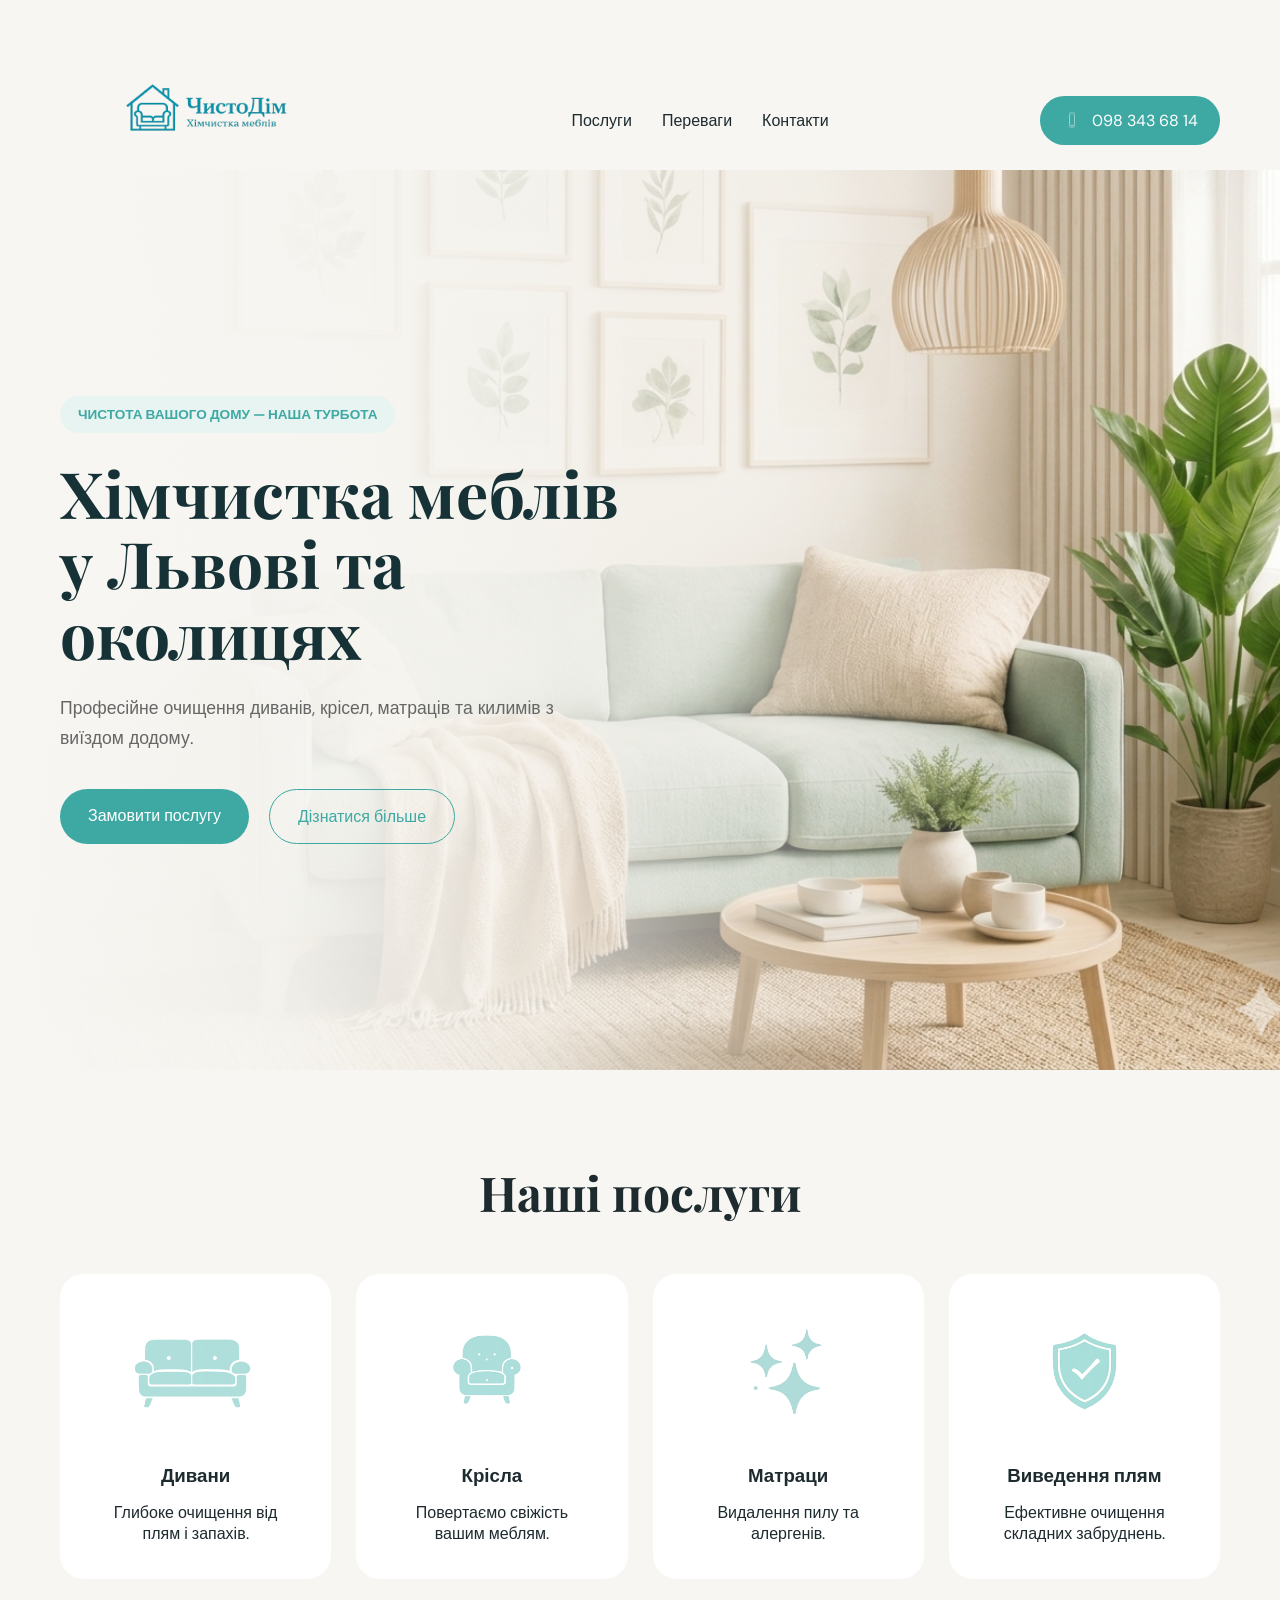
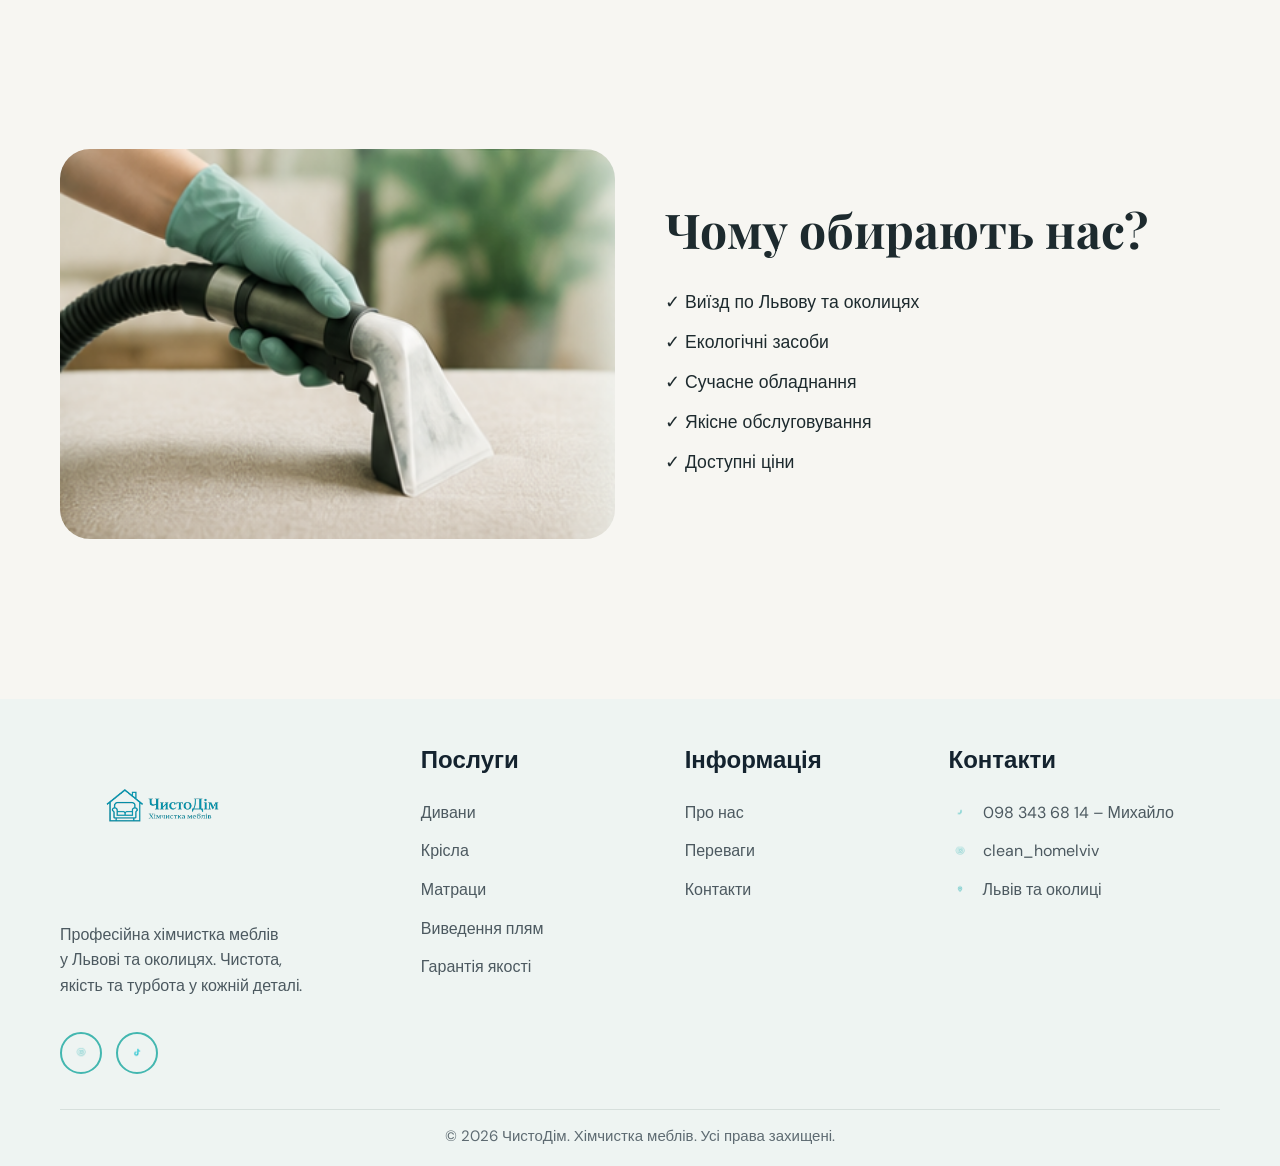
<file: index.html>
<!DOCTYPE html>
<html lang="uk">
<head>
  <meta charset="UTF-8">
  <meta name="viewport" content="width=device-width, initial-scale=1.0">
  <title>ЧистоДім</title>

  <link rel="preconnect" href="https://fonts.googleapis.com">
  <link href="https://fonts.googleapis.com/css2?family=DM+Sans:wght@300;400;500;700&family=Playfair+Display:wght@700&display=swap" rel="stylesheet">

  <link rel="stylesheet" href="style.css">
</head>
<body>

<header class="header">

  <div class="container nav">

    <div class="logo">
      <img class="img-heder" src="./img/logo.png" alt="logo">
    </div>

    <nav class="menu">
      <a href="#poclugi">Послуги</a>
      <a href="#perevagi">Переваги</a>
      <a href="#contact">Контакти</a>
    </nav>

    <a href="#" class="call-btn">
      <img class="img-tel" src="./img/tel.png" alt="">
      098 343 68 14
    </a>

  </div>

</header>

<section class="hero">

  <div class="container hero-wrap">

    <div class="hero-content">

      <div class="hero-badge">
        ЧИСТОТА ВАШОГО ДОМУ — НАША ТУРБОТА
      </div>

      <h1>
        Хімчистка меблів <br>
        у Львові та околицях
      </h1>

      <p>
        Професійне очищення диванів,
        крісел, матраців та килимів
        з виїздом додому.
      </p>

      <div class="hero-buttons">

        <a href="./services.html" class="main-btn">
          Замовити послугу
        </a>

        <a href="./carta.html" class="sec-btn">
          Дізнатися більше
        </a>

      </div>

    </div>

  </div>

</section>

<section id="poclugi" class="services">

  <div class="container">

    <h2 class="section-title">
      Наші послуги
    </h2>

    <div class="cards">

      <div class="card">
        <div class="icon"><img src="./img/icon1.png" alt=""></div>
        <h3>Дивани</h3>
        <p>Глибоке очищення від плям і запахів.</p>
      </div>

      <div class="card">
        <div class="icon"><img src="./img/icon2.png" alt=""></div>
        <h3>Крісла</h3>
        <p>Повертаємо свіжість вашим меблям.</p>
      </div>

      <div class="card">
        <div class="icon"><img src="./img/icon3.png" alt=""></div>
        <h3>Матраци</h3>
        <p>Видалення пилу та алергенів.</p>
      </div>

      <div class="card">
        <div class="icon"><img src="./img/icon4.png" alt=""></div>
        <h3>Виведення плям</h3>
        <p>Ефективне очищення складних забруднень.</p>
      </div>

    </div>

  </div>

</section>

<section id="perevagi" class="about">

  <div class="container about-wrap">

    <div class="about-image">
      <img src="./img/Знімок екрана 2026-05-16 140525.png" alt="">
    </div>

    <div class="about-content">

      <h2>
        Чому обирають нас?
      </h2>

      <ul>
        <li>✓ Виїзд по Львову та околицях</li>
        <li>✓ Екологічні засоби</li>
        <li>✓ Сучасне обладнання</li>
        <li>✓ Якісне обслуговування</li>
        <li>✓ Доступні ціни</li>
      </ul>

    </div>

  </div>

</section>

<footer id="contact" class="footer">
  <div class="container footer-wrap">

    <div class="footer-col footer-about">
      <img class="footer-logo" src="./img/logo.png" alt="ЧистоДім">

      <p>
        Професійна хімчистка меблів<br>
        у Львові та околицях. Чистота,<br>
        якість та турбота у кожній деталі.
      </p>

      <div class="footer-socials">
        <a href="https://www.instagram.com/clean_homelviv?igsh=MWhsemNuZDk1YXBxOA=="><img class="footer-icon-p" src="./img/inst.png" alt="Instagram" width="32px" height="32px"></a>
        <a href="https://www.tiktok.com/@clean_homelviv?_r=1&_t=ZS-96R0dywmJl4"><img class="footer-icon-p" src="./img/tt.png"  alt="Facebook"></a>
      </div>
    </div>

    <div class="footer-col">
      <h4>Послуги</h4>
      <a href="#">Дивани</a>
      <a href="#">Крісла</a>
      <a href="#">Матраци</a>
      <a href="#">Виведення плям</a>
      <a href="#">Гарантія якості</a>
    </div>

    <div class="footer-col">
      <h4>Інформація</h4>
      <a href="#">Про нас</a>
      <a href="#">Переваги</a>
      <a href="#">Контакти</a>
    </div>

    <div class="footer-col">
      <h4>Контакти</h4>

      <a class="footer-contact" href="tel:0983436814">
        <img src="./img/telefon.png" alt="">
        098 343 68 14 – Михайло
      </a>

      <a class="footer-contact" href="https://www.instagram.com/clean_homelviv?igsh=MWhsemNuZDk1YXBxOA==">
       <img class="footer-icon-p" src="./img/inst.png" alt="">
        clean_homelviv
      </a>

      <a class="footer-contact" href="#">
        <img src="./img/locator.png" alt="">
        Львів та околиці
      </a>
    </div>

  </div>

  <div class="container">
    <div class="footer-bottom">
      © 2026 ЧистоДім. Хімчистка меблів. Усі права захищені.
    </div>
  </div>
</footer>

</body>
</html>
</file>
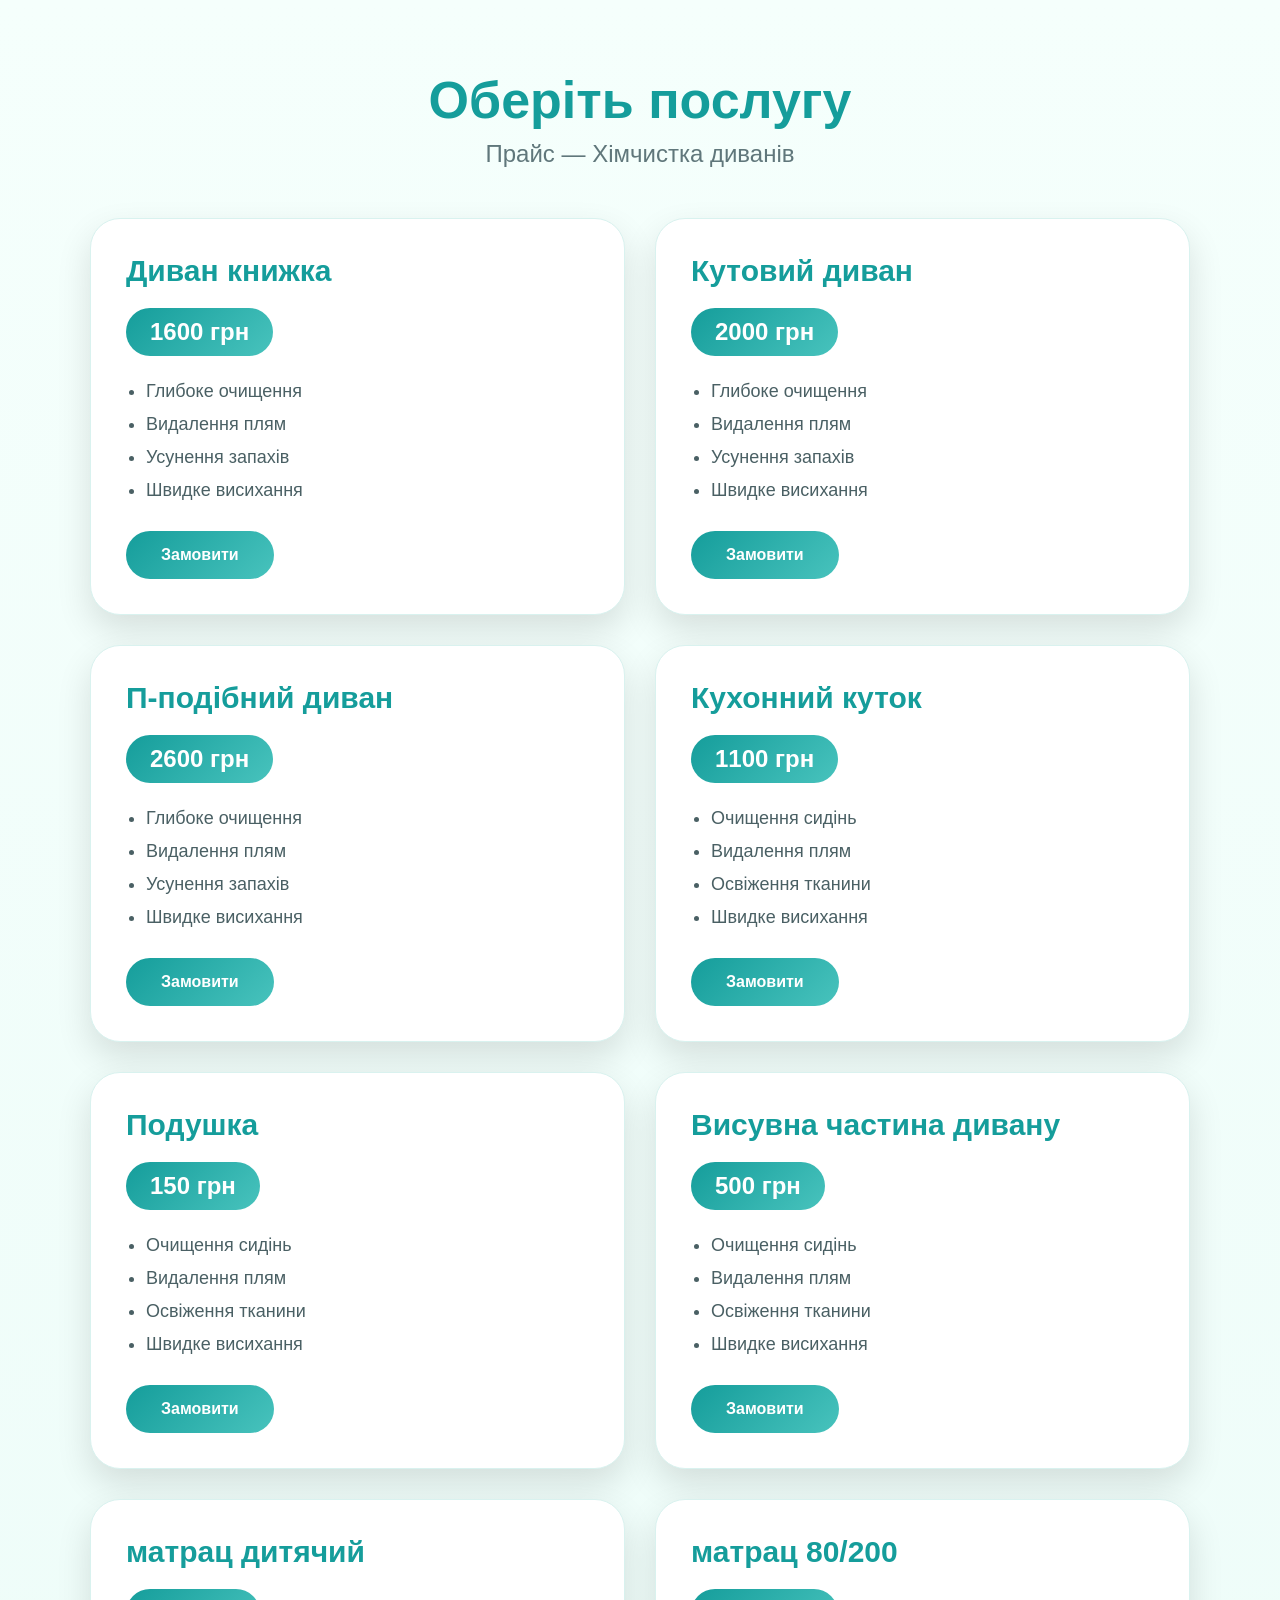
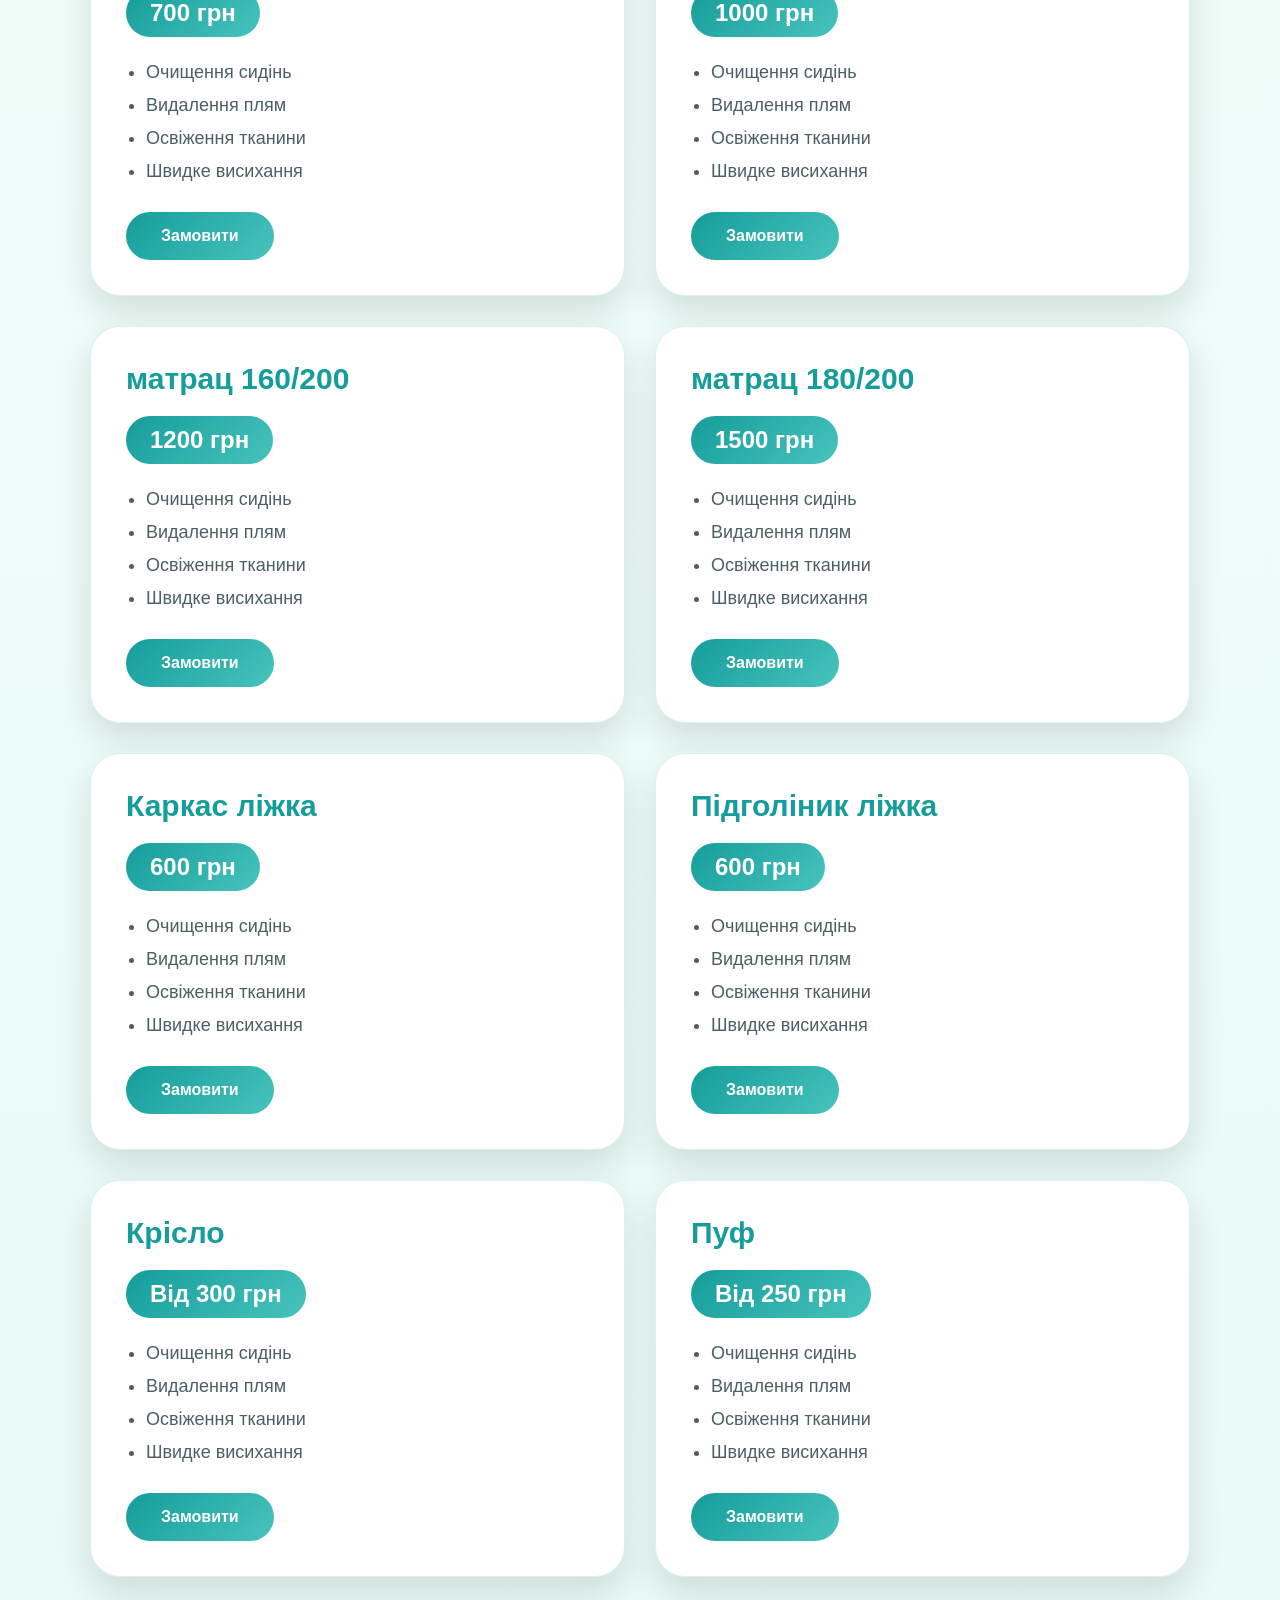
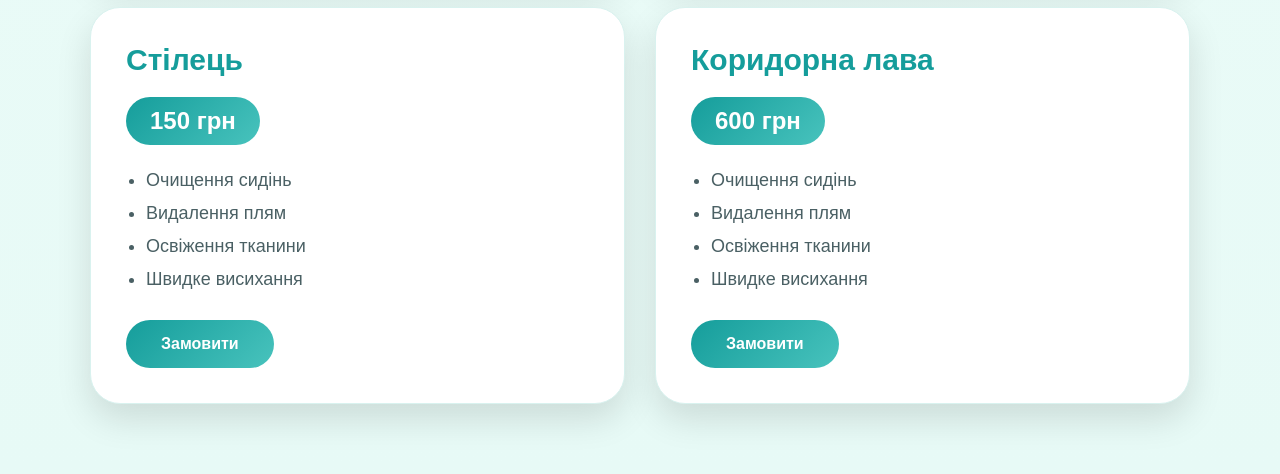
<file: services.html>
<!DOCTYPE html>
<html lang="uk">

<head>
  <meta charset="UTF-8">
  <meta name="viewport" content="width=device-width, initial-scale=1.0">

  <title>Послуги</title>

  <link rel="stylesheet" href="style.css">
</head>

<body>

  <section class="services-page">

    <h1>Оберіть послугу</h1>

    <p class="subtitle">
      Прайс — Хімчистка диванів
    </p>


    <div class="services-cards">

      <div class="service-card">

        <h2>Диван книжка</h2>

        <div class="price">
          1600 грн
        </div>

        <ul>
          <li>Глибоке очищення</li>
          <li>Видалення плям</li>
          <li>Усунення запахів</li>
          <li>Швидке висихання</li>
        </ul>

        <a href="tel:098 343 68 14">
          Замовити
        </a>

      </div>



      <div class="service-card">

        <h2>Кутовий диван</h2>

        <div class="price">
          2000 грн
        </div>

        <ul>
          <li>Глибоке очищення</li>
          <li>Видалення плям</li>
          <li>Усунення запахів</li>
          <li>Швидке висихання</li>
        </ul>

        <a href="tel:098 343 68 14">
          Замовити
        </a>

      </div>



      <div class="service-card">

        <h2>П-подібний диван</h2>

        <div class="price">
          2600 грн
        </div>

        <ul>
          <li>Глибоке очищення</li>
          <li>Видалення плям</li>
          <li>Усунення запахів</li>
          <li>Швидке висихання</li>
        </ul>

        <a href="tel:098 343 68 14">
          Замовити
        </a>

      </div>



      <div class="service-card">

        <h2>Кухонний куток</h2>

        <div class="price">
          1100 грн
        </div>

        <ul>
          <li>Очищення сидінь</li>
          <li>Видалення плям</li>
          <li>Освіження тканини</li>
          <li>Швидке висихання</li>
        </ul>

        <a href="tel:098 343 68 14">
          Замовити
        </a>

      </div>

      <div class="service-card">

        <h2>Подушка</h2>

        <div class="price">
          150 грн
        </div>

        <ul>
          <li>Очищення сидінь</li>
          <li>Видалення плям</li>
          <li>Освіження тканини</li>
          <li>Швидке висихання</li>
        </ul>

        <a href="tel:098 343 68 14">
          Замовити
        </a>

      </div>

      <div class="service-card">

        <h2>Висувна частина дивану</h2>

        <div class="price">
          500 грн
        </div>

        <ul>
          <li>Очищення сидінь</li>
          <li>Видалення плям</li>
          <li>Освіження тканини</li>
          <li>Швидке висихання</li>
        </ul>

        <a href="tel:098 343 68 14">
          Замовити
        </a>

      </div>

      <div class="service-card">

        <h2>матрац дитячий</h2>

        <div class="price">
          700 грн
        </div>

        <ul>
          <li>Очищення сидінь</li>
          <li>Видалення плям</li>
          <li>Освіження тканини</li>
          <li>Швидке висихання</li>
        </ul>

        <a href="tel:098 343 68 14">
          Замовити
        </a>

      </div>

      <div class="service-card">

        <h2>матрац 80/200</h2>

        <div class="price">
          1000 грн
        </div>

        <ul>
          <li>Очищення сидінь</li>
          <li>Видалення плям</li>
          <li>Освіження тканини</li>
          <li>Швидке висихання</li>
        </ul>

        <a href="tel:098 343 68 14">
          Замовити
        </a>

      </div>

      <div class="service-card">

        <h2>матрац 160/200</h2>

        <div class="price">
          1200 грн
        </div>

        <ul>
          <li>Очищення сидінь</li>
          <li>Видалення плям</li>
          <li>Освіження тканини</li>
          <li>Швидке висихання</li>
        </ul>

        <a href="tel:098 343 68 14">
          Замовити
        </a>

      </div>

      <div class="service-card">

        <h2>матрац 180/200</h2>

        <div class="price">
          1500 грн
        </div>

        <ul>
          <li>Очищення сидінь</li>
          <li>Видалення плям</li>
          <li>Освіження тканини</li>
          <li>Швидке висихання</li>
        </ul>

        <a href="tel:098 343 68 14">
          Замовити
        </a>

      </div>

      <div class="service-card">

        <h2>Каркас ліжка</h2>

        <div class="price">
          600 грн
        </div>

        <ul>
          <li>Очищення сидінь</li>
          <li>Видалення плям</li>
          <li>Освіження тканини</li>
          <li>Швидке висихання</li>
        </ul>

        <a href="tel:098 343 68 14">
          Замовити
        </a>

      </div>

      <div class="service-card">

        <h2>Підголіник ліжка</h2>

        <div class="price">
          600 грн
        </div>

        <ul>
          <li>Очищення сидінь</li>
          <li>Видалення плям</li>
          <li>Освіження тканини</li>
          <li>Швидке висихання</li>
        </ul>

        <a href="tel:098 343 68 14">
          Замовити
        </a>

      </div>

      <div class="service-card">

        <h2>Крісло</h2>

        <div class="price">
          Від 300 грн
        </div>

        <ul>
          <li>Очищення сидінь</li>
          <li>Видалення плям</li>
          <li>Освіження тканини</li>
          <li>Швидке висихання</li>
        </ul>

        <a href="tel:098 343 68 14">
          Замовити
        </a>

      </div>

      <div class="service-card">

        <h2>Пуф</h2>

        <div class="price">
          Від 250 грн
        </div>

        <ul>
          <li>Очищення сидінь</li>
          <li>Видалення плям</li>
          <li>Освіження тканини</li>
          <li>Швидке висихання</li>
        </ul>

        <a href="tel:098 343 68 14">
          Замовити
        </a>

      </div>

      <div class="service-card">

        <h2>Стілець</h2>

        <div class="price">
          150 грн
        </div>

        <ul>
          <li>Очищення сидінь</li>
          <li>Видалення плям</li>
          <li>Освіження тканини</li>
          <li>Швидке висихання</li>
        </ul>

        <a href="tel:098 343 68 14">
          Замовити
        </a>

      </div>

      <div class="service-card">

        <h2>Коридорна лава</h2>

        <div class="price">
          600 грн
        </div>

        <ul>
          <li>Очищення сидінь</li>
          <li>Видалення плям</li>
          <li>Освіження тканини</li>
          <li>Швидке висихання</li>
        </ul>

        <a href="tel:098 343 68 14">
          Замовити
        </a>

      </div>




    </div>

  </section>

</body>
</html>
</file>
<file: style.css>
*{
  margin:0;
  padding:0;
  box-sizing:border-box;
}

html,
body{
  width:100%;
  overflow-x:hidden;
}

body{
  font-family:'DM Sans',sans-serif;
  background:#f7f6f2;
  color:#1d2a2e;
}

html{
  scroll-behavior:smooth;
}

img{
  max-width:100%;
  display:block;
}

.container{
  width:100%;
  max-width:1200px;
  margin:0 auto;
  padding:0 20px;
}

/* HEADER */

.header{
  padding:20px 0;
  position:relative;
  z-index:10;
  max-height: 170px;
}

.nav{
  display:flex;
  justify-content:space-between;
  align-items:center;
  gap:20px;
}

.logo{
  display:flex;
  align-items:center;
}

.img-heder{
  width:300px;
  height:auto;
}

.menu{
  display:flex;
  gap:30px;
  flex-wrap:wrap;
}

.menu a{
  text-decoration:none;
  color:#1d2a2e;
  font-weight:500;
  transition:.2s;
}

.menu a:hover{
  color:#3ea9a3;
}

.call-btn{
  background:#3ea9a3;
  color:#fff;
  padding:14px 22px;
  border-radius:999px;
  text-decoration:none;
  display:flex;
  align-items:center;
  gap:10px;
  transition:.2s;
  white-space:nowrap;
}

.call-btn:hover{
  background:#2f9690;
}

.img-tel{
  width:20px;
  height:20px;
}

/* HERO */

.hero{
  position:relative;
  overflow:hidden;
  min-height:100vh;
  display:flex;
  align-items:center;
  padding:80px 0;
}

.hero::before{
  content:'';
  position:absolute;
  inset:0;
  background-image:url('./img/fon.png');
  background-size:cover;
  background-position:center;
  z-index:-2;
}

.hero::after{
  content:'';
  position:absolute;
  inset:0;
  background:linear-gradient(
    90deg,
    #f7f6f2 0%,
    rgba(247,246,242,.96) 22%,
    rgba(247,246,242,.82) 42%,
    rgba(247,246,242,.45) 62%,
    rgba(247,246,242,.1) 78%,
    rgba(247,246,242,0) 100%
  );
  z-index:-1;
}

.hero-wrap{
  display:grid;
  grid-template-columns:1fr 1fr;
  gap:40px;
  align-items:center;
}

.hero-content{
  max-width:650px;
}

.hero-badge{
  background:#e8f4f2;
  display:inline-block;
  padding:10px 18px;
  border-radius:999px;
  margin-bottom:25px;
  color:#3ea9a3;
  font-size:.85rem;
  font-weight:700;
}

.hero h1{
  font-size:4rem;
  line-height:1.1;
  font-family:'Playfair Display',serif;
  margin-bottom:25px;
  color:#163236;
}

.hero p{
  font-size:1.1rem;
  color:#666;
  line-height:1.7;
  margin-bottom:35px;
}

.hero-buttons{
  display:flex;
  gap:20px;
  flex-wrap:wrap;
}

.main-btn{
  background:#3ea9a3;
  color:#fff;
  padding:16px 28px;
  border-radius:999px;
  text-decoration:none;
  transition:.2s;
}

.main-btn:hover{
  background:#2f9690;
  transform:translateY(-2px);
}

.sec-btn{
  border:1px solid #3ea9a3;
  color:#3ea9a3;
  padding:16px 28px;
  border-radius:999px;
  text-decoration:none;
  transition:.2s;
}

.sec-btn:hover{
  background:#3ea9a3;
  color:#fff;
}

.hero-image{
  display:none;
}

/* SERVICES */

.services{
  padding:90px 0;
}

.section-title{
  text-align:center;
  font-size:3rem;
  margin-bottom:50px;
  font-family:'Playfair Display',serif;
}

.cards{
  display:grid;
  grid-template-columns:repeat(4,1fr);
  gap:25px;
}

.card{
  background:#fff;
  padding:35px;
  border-radius:24px;
  text-align:center;
  transition:.2s;
}

.card:hover{
  transform:translateY(-5px);
}

.icon{
  font-size:3rem;
  margin-bottom:20px;
}

.card h3{
  margin-bottom:14px;
}

/* ABOUT */

.about{
  padding:80px 0;
}

.about-wrap{
  display:grid;
  grid-template-columns:1fr 1fr;
  gap:50px;
  align-items:center;
}

.about-image img{
  width:100%;
  border-radius:30px;
}

.about h2{
  font-size:3rem;
  margin-bottom:30px;
  font-family:'Playfair Display',serif;
}

.about ul{
  list-style:none;
}

.about li{
  margin-bottom:18px;
  font-size:1.1rem;
}

/* FOOTER */

.footer{
  background:#eef4f2;
  padding:45px 0 20px;
  margin-top:80px;
}

.footer-wrap{
  display:grid;
  grid-template-columns:1.5fr 1fr 1fr 1.4fr;
  gap:70px;
  align-items:start;
}

.footer-logo{
  width:210px;
  margin-bottom:25px;
}

.footer-col{
  display:flex;
  flex-direction:column;
  gap:13px;
}

.footer-col h4{
  font-size:24px;
  color:#14232f;
  margin-bottom:12px;
  font-weight:700;
}

.footer-col p,
.footer-col a{
  font-size:16px;
  line-height:1.6;
  color:#4c5960;
  text-decoration:none;
}

.footer-about p{
  max-width:300px;
  margin-bottom:20px;
}

.footer-socials{
  display:flex;
  gap:14px;
}

.footer-socials a{
  width:42px;
  height:42px;
  border:2px solid #43b7b0;
  border-radius:50%;
  display:flex;
  align-items:center;
  justify-content:center;
  overflow:hidden;
}

.footer-socials img{
  width:22px;
  height:22px;
  object-fit:contain;
}

.footer-contact{
  display:flex;
  align-items:center;
  gap:12px;
}

.footer-contact img{
  width:22px;
  height:22px;
  object-fit:contain;
}

.footer-bottom{
  border-top:1px solid #d6dfdc;
  margin-top:35px;
  padding-top:16px;
  text-align:center;
  color:#5e6b72;
  font-size:15px;
}

/* ========================= */
/* ADAPTIVE */
/* ========================= */

@media(max-width:1200px){

  .container{
    max-width:1000px;
    padding:0 24px;
  }

  .hero h1{
    font-size:3.4rem;
  }

  .cards{
    grid-template-columns:repeat(2,1fr);
  }

  .footer-wrap{
    grid-template-columns:1.3fr 1fr 1fr 1.3fr;
    gap:40px;
  }

}

@media(max-width:900px){

  .header{
    padding:18px 0;
  }

  .nav{
    flex-direction:column;
    justify-content:center;
    gap:18px;
  }

  .img-heder{
    width:220px;
  }

  .menu{
    display:flex;
    justify-content:center;
    gap:18px;
  }

  .hero{
    min-height:auto;
    padding:80px 0;
    text-align:center;
  }

  .hero::after{
    background:linear-gradient(
      180deg,
      rgba(247,246,242,.95) 0%,
      rgba(247,246,242,.75) 45%,
      rgba(247,246,242,.25) 100%
    );
  }

  .hero-wrap,
  .about-wrap{
    grid-template-columns:1fr;
  }

  .hero-content{
    margin:0 auto;
  }

  .hero h1{
    font-size:2.8rem;
  }

  .hero-buttons{
    justify-content:center;
  }

  .about{
    text-align:center;
  }

  .cards{
    grid-template-columns:repeat(2,1fr);
  }

  .footer-wrap{
    grid-template-columns:1fr 1fr;
    gap:40px;
  }

}

@media(max-width:600px){

  .container{
    padding:0 16px;
  }

  .img-heder{
    width:170px;
  }

  .menu{
    gap:14px;
    font-size:15px;
  }

  .call-btn{
    width:100%;
    justify-content:center;
  }

  .hero{
    padding:60px 0;
  }

  .hero h1{
    font-size:2.1rem;
  }

  .hero p{
    font-size:1rem;
  }

  .hero-buttons{
    flex-direction:column;
  }

  .main-btn,
  .sec-btn{
    width:100%;
    text-align:center;
  }

  .services,
  .about{
    padding:60px 0;
  }

  .section-title,
  .about h2{
    font-size:2.1rem;
  }

  .cards{
    grid-template-columns:1fr;
  }

  .card{
    padding:28px 22px;
  }

  .footer{
    padding:45px 0 18px;
  }

  .footer-wrap{
    grid-template-columns:1fr;
    gap:35px;
    text-align:center;
  }

  .footer-about{
    align-items:center;
  }

  .footer-logo{
    width:190px;
    margin:0 auto 20px;
  }

  .footer-about p{
    margin:0 auto 20px;
  }

  .footer-socials{
    justify-content:center;
  }

  .footer-contact{
    justify-content:center;
  }

  .footer-bottom{
    font-size:13px;
    line-height:1.5;
  }

}

@media(max-width:380px){

  .hero h1{
    font-size:1.8rem;
  }

  .section-title,
  .about h2{
    font-size:1.8rem;
  }

  .footer-col h4{
    font-size:22px;
  }

  .footer-col p,
  .footer-col a{
    font-size:15px;
  }

}

/* КАРТОЧКИ!!!!!!!!!!!!!!!!!!!!!!!!!!!!!!!!!!!!!!!!!!!! */

.services-page {
  min-height: 100vh;

  padding: 70px 20px;

  background: linear-gradient(
    180deg,
    #f5fffc,
    #e7faf6
  );
}

.services-page h1 {
  text-align: center;

  color: #159d9b;

  font-size: 52px;

  margin-bottom: 10px;
}

.subtitle {
  text-align: center;

  color: #60777b;

  font-size: 24px;

  margin-bottom: 50px;
}


/* GRID */

.services-cards {
  max-width: 1100px;

  margin: 0 auto;

  display: grid;

  grid-template-columns: repeat(2, 1fr);

  gap: 30px;
}


/* CARD */

.service-card {
  background: white;

  border-radius: 30px;

  padding: 35px;

  box-shadow: 0 15px 35px rgba(0,0,0,.12);

  border: 1px solid #d9f2ef;
}


/* TITLE */

.service-card h2 {
  color: #159d9b;

  font-size: 30px;

  margin-bottom: 20px;
}


/* PRICE */

.price {
  display: inline-block;

  margin-bottom: 25px;

  padding: 10px 24px;

  border-radius: 30px;

  background: linear-gradient(
    135deg,
    #159d9b,
    #48c3bd
  );

  color: white;

  font-size: 24px;

  font-weight: 700;
}


/* LIST */

.service-card ul {
  padding-left: 20px;

  margin-bottom: 30px;
}

.service-card li {
  margin-bottom: 12px;

  color: #4a6064;

  font-size: 18px;
}


/* BUTTON */

.service-card a {
  display: inline-block;

  padding: 15px 35px;

  border-radius: 40px;

  background: linear-gradient(
    135deg,
    #159d9b,
    #48c3bd
  );

  color: white;

  text-decoration: none;

  font-weight: 700;
}


/* MOBILE */

@media (max-width: 768px) {

  .services-cards {
    grid-template-columns: 1fr;
  }

  .services-page h1 {
    font-size: 36px;
  }

}



 /* КАРТА !!!!!!!!!!!!!!!!!!!!!!!!!!!!!!!!!!!!!!!!!!!!!!!!!!!!!!!!!!!!!!!!!!! */


 .about-menu {
  padding: clamp(70px, 8vw, 120px) 0;
  background: #f7f6f1;
  overflow: hidden;
}

.about-menu-grid {
  display: grid;
  grid-template-columns: minmax(0, 1fr) minmax(320px, 0.9fr);
  gap: clamp(32px, 5vw, 70px);
  align-items: center;
}

.small-label {
  display: inline-block;
  background: #e9f8f6;
  color: #39b8b0;
  padding: 12px 24px;
  border-radius: 999px;
  font-size: clamp(13px, 1.4vw, 18px);
  font-weight: 700;
  margin-bottom: clamp(20px, 3vw, 28px);
}

.about-menu h2 {
  font-size: clamp(36px, 5vw, 64px);
  line-height: 1.02;
  color: #183638;
  margin-bottom: clamp(20px, 3vw, 28px);
  letter-spacing: -0.04em;
}

.about-menu-content > p {
  font-size: clamp(16px, 1.7vw, 22px);
  line-height: 1.65;
  color: #5d6668;
  margin-bottom: 16px;
  max-width: 680px;
}

.menu-list {
  margin-top: clamp(28px, 4vw, 42px);
  display: grid;
  gap: 16px;
}

.menu-item {
  display: flex;
  gap: 18px;
  padding: clamp(18px, 2.3vw, 24px);
  background: #ffffff;
  border-radius: clamp(22px, 3vw, 28px);
  box-shadow: 0 18px 45px rgba(21, 53, 54, 0.08);
}

.menu-item span {
  flex: 0 0 52px;
  height: 52px;
  border-radius: 50%;
  background: #39b8b0;
  color: #ffffff;
  display: grid;
  place-items: center;
  font-weight: 800;
  font-size: 17px;
}

.menu-item h3 {
  color: #183638;
  font-size: clamp(20px, 2vw, 24px);
  margin-bottom: 6px;
}

.menu-item p {
  color: #5d6668;
  font-size: clamp(15px, 1.5vw, 18px);
  line-height: 1.5;
}

.about-btn {
  display: inline-flex;
  align-items: center;
  justify-content: center;
  margin-top: clamp(30px, 4vw, 42px);
  padding: 18px 38px;
  background: #39b8b0;
  color: #ffffff;
  border-radius: 999px;
  text-decoration: none;
  font-size: clamp(16px, 1.6vw, 20px);
  font-weight: 700;
  transition: 0.3s ease;
}

.about-btn:hover {
  transform: translateY(-3px);
  box-shadow: 0 16px 35px rgba(57, 184, 176, 0.3);
}

.about-menu-image img {
  width: 100%;
  height: clamp(360px, 55vw, 720px);
  object-fit: cover;
  border-radius: clamp(26px, 4vw, 42px);
  box-shadow: 0 28px 70px rgba(21, 53, 54, 0.16);
}

/* Планшети */
@media (max-width: 1000px) {
  .about-menu-grid {
    grid-template-columns: 1fr;
  }

  .about-menu-image {
    order: -1;
  }

  .about-menu-image img {
    height: 460px;
  }
}

/* Телефони */
@media (max-width: 600px) {
  .about-menu {
    padding: 60px 0;
  }

  .about-menu-grid {
    gap: 28px;
  }

  .menu-item {
    gap: 14px;
  }

  .menu-item span {
    flex: 0 0 46px;
    height: 46px;
    font-size: 15px;
  }

  .about-btn {
    width: 100%;
  }

  .about-menu-image img {
    height: 330px;
  }
}

/* Дуже маленькі екрани */
@media (max-width: 380px) {
  .menu-item {
    flex-direction: column;
  }

  .about-menu h2 {
    font-size: 32px;
  }
}
</file>
